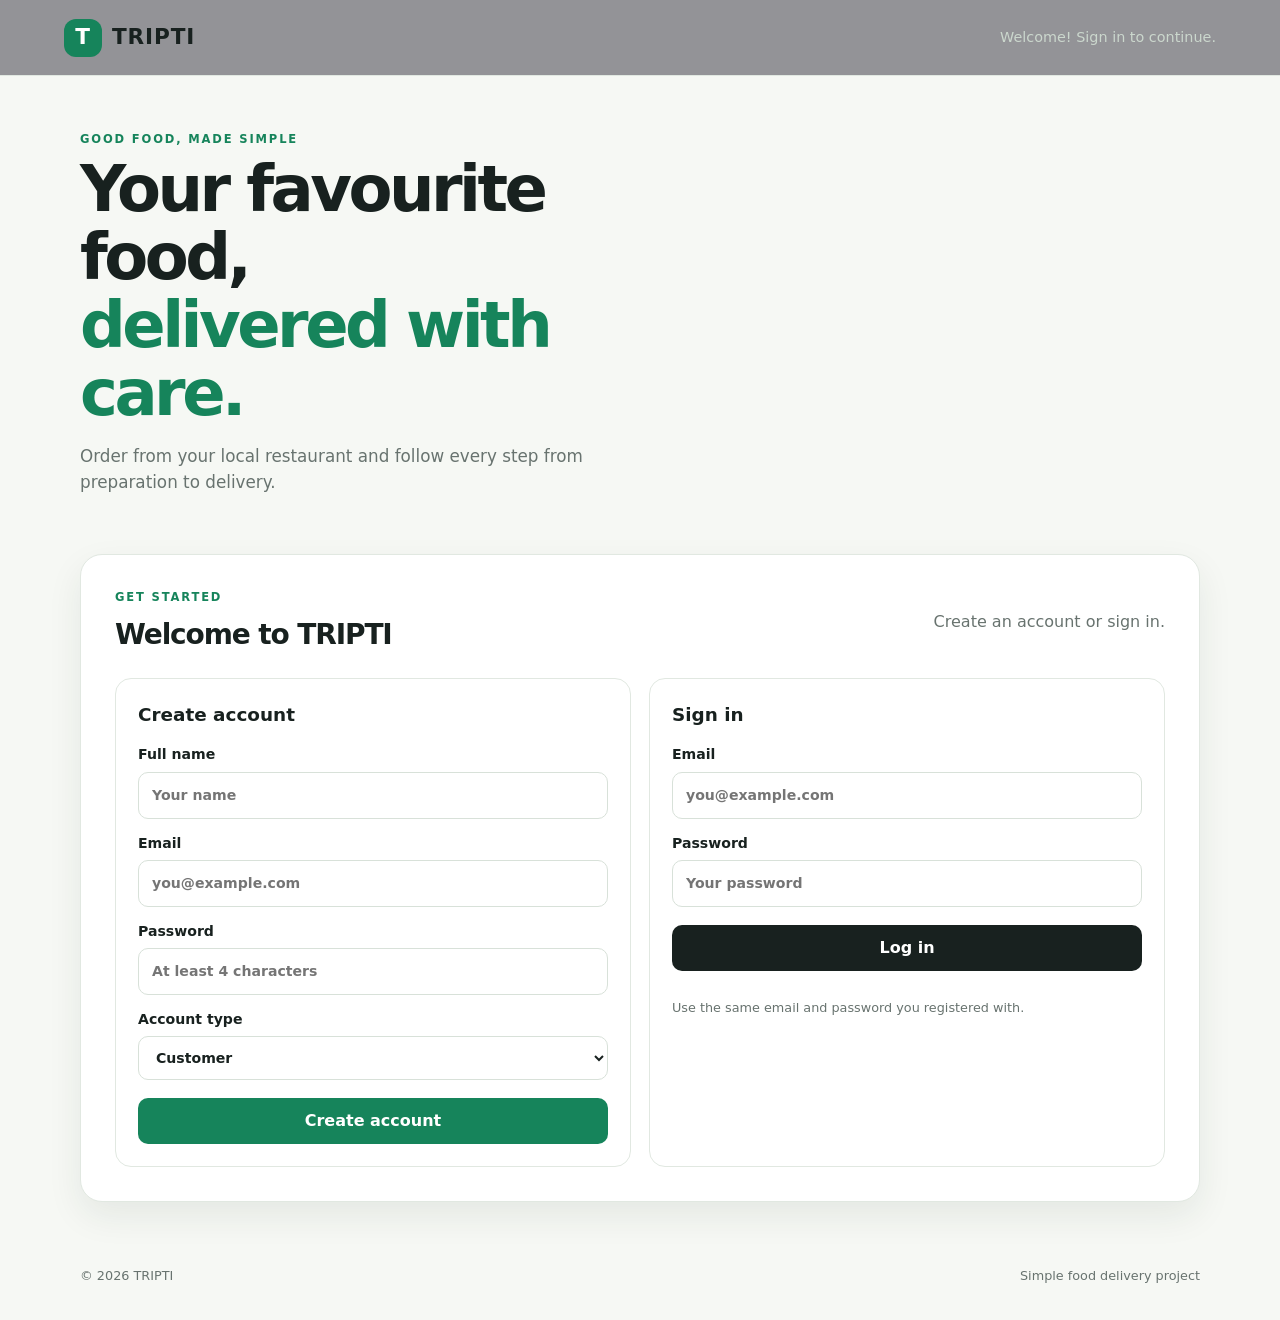
<file: index.html>
<!doctype html>
<html lang="en">
  <head>
    <meta charset="UTF-8" />
    <meta name="viewport" content="width=device-width, initial-scale=1.0" />
    <title>TRIPTI | Food Delivery</title>
    <link rel="stylesheet" href="styles.css" />
  </head>
  <body>
    <header class="topbar">
      <a class="brand" href="#" aria-label="TRIPTI home"
        ><span class="brand-mark">T</span><span>TRIPTI</span></a
      >
      <div class="topbar-right">
        <span id="session-label" class="session-label"
          >Welcome! Sign in to continue.</span
        >
        <button id="logout-btn" class="btn btn-outline hidden" type="button">
          Log out
        </button>
      </div>
    </header>

    <main class="container">
      <section class="hero">
        <div>
          <p class="eyebrow">GOOD FOOD, MADE SIMPLE</p>
          <h1>Your favourite food,<br /><span>delivered with care.</span></h1>
          <p class="hero-copy">
            Order from your local restaurant and follow every step from
            preparation to delivery.
          </p>
        </div>
      </section>

      <section id="auth-section" class="panel auth-panel">
        <div class="section-heading">
          <div>
            <p class="eyebrow">GET STARTED</p>
            <h2>Welcome to TRIPTI</h2>
          </div>
          <p class="muted">Create an account or sign in.</p>
        </div>
        <div class="auth-grid">
          <form id="register-form" class="form-card">
            <h3>Create account</h3>
            <label
              >Full name<input
                name="name"
                required
                minlength="2"
                placeholder="Your name"
            /></label>
            <label
              >Email<input
                name="email"
                required
                type="email"
                placeholder="you@example.com"
            /></label>
            <label
              >Password<input
                name="password"
                required
                type="password"
                minlength="4"
                placeholder="At least 4 characters"
            /></label>
            <label
              >Account type
              <select name="role" required>
                <option value="customer">Customer</option>
                <option value="rider">Rider</option>
                <option value="owner">Restaurant Owner</option>
              </select>
            </label>
            <label id="restaurant-name-wrap" class="hidden"
              >Restaurant name<input
                name="restaurantName"
                placeholder="Your restaurant name"
            /></label>
            <button class="btn btn-primary full" type="submit">
              Create account
            </button>
          </form>
          <form id="login-form" class="form-card">
            <h3>Sign in</h3>
            <label
              >Email<input
                name="email"
                required
                type="email"
                placeholder="you@example.com"
            /></label>
            <label
              >Password<input
                name="password"
                required
                type="password"
                placeholder="Your password"
            /></label>
            <button class="btn btn-dark full" type="submit">Log in</button>
            <p class="small muted">
              Use the same email and password you registered with.
            </p>
          </form>
        </div>
      </section>

      <section id="app-section" class="hidden">
        <div class="welcome-row">
          <div>
            <p class="eyebrow" id="role-eyebrow">YOUR PORTAL</p>
            <h2 id="portal-title">Dashboard</h2>
          </div>
          <span id="role-chip" class="role-chip">Customer</span>
        </div>
        <div id="notice" class="notice hidden" role="status"></div>
        <div id="portal-content"></div>
      </section>
      <footer>
        <span>© 2026 TRIPTI</span><span>Simple food delivery project</span>
      </footer>
    </main>
    <script src="app.js"></script>
  </body>
</html>
</file>
<file: styles.css>
:root {
  --ink: #18211f;
  --muted: #68736f;
  --green: #16845b;
  --green-dark: #106644;
  --cream: #f6f8f4;
  --line: #e1e8e1;
  --white: #fff;
  --orange: #ffbd69;
  --red: #b83d3d;
  --shadow: 0 14px 35px rgba(28, 52, 41, 0.08);
}
* {
  box-sizing: border-box;
}
body {
  margin: 0;
  background: var(--cream);
  color: var(--ink);
  font-family:
    Inter,
    ui-sans-serif,
    system-ui,
    -apple-system,
    BlinkMacSystemFont,
    "Segoe UI",
    sans-serif;
  line-height: 1.5;
}
button,
input,
select {
  font: inherit;
}
button {
  cursor: pointer;
}
.topbar {
  height: 76px;
  padding: 0 max(5vw, 20px);
  display: flex;
  align-items: center;
  justify-content: space-between;
  background: #939397;
  border-bottom: 1px solid var(--line);
}
.brand {
  display: flex;
  gap: 10px;
  align-items: center;
  font-size: 1.35rem;
  font-weight: 850;
  letter-spacing: 0.04em;
  color: var(--ink);
  text-decoration: none;
}
.brand-mark {
  display: grid;
  place-items: center;
  width: 38px;
  height: 38px;
  border-radius: 12px;
  background: var(--green);
  color: #fff;
  font-weight: 900;
}
.topbar-right {
  display: flex;
  align-items: center;
  gap: 16px;
}
.session-label {
  font-size: 0.9rem;
  color: var(--muted);
  color: #cbd7cd;
}
.container {
  width: min(1120px, 92%);
  margin: 0 auto;
}
.hero {
  display: flex;
  align-items: center;
  justify-content: space-between;
  gap: 28px;
  padding: 55px 0 42px;
}
.eyebrow {
  font-size: 0.72rem;
  letter-spacing: 0.16em;
  font-weight: 800;
  color: var(--green);
  margin: 0 0 8px;
}
.hero h1 {
  font-size: clamp(2.3rem, 5vw, 4rem);
  line-height: 1.06;
  letter-spacing: -0.055em;
  margin: 0;
  max-width: 650px;
}
.hero h1 span {
  color: var(--green);
}
.hero-copy {
  max-width: 540px;
  color: var(--muted);
  font-size: 1.05rem;
}
.hero-art {
  display: grid;
  grid-template-columns: repeat(2, 90px);
  gap: 12px;
  transform: rotate(4deg);
}
.hero-art span {
  height: 90px;
  width: 90px;
  display: grid;
  place-items: center;
  font-size: 2.7rem;
  background: #fff;
  border: 1px solid var(--line);
  border-radius: 25px;
  box-shadow: var(--shadow);
}
.panel {
  background: #fff;
  border: 1px solid var(--line);
  border-radius: 22px;
  padding: clamp(20px, 4vw, 34px);
  box-shadow: var(--shadow);
  margin-bottom: 40px;
}
.section-heading,
.welcome-row {
  display: flex;
  align-items: center;
  justify-content: space-between;
  gap: 20px;
  margin-bottom: 22px;
}
.section-heading h2,
.welcome-row h2 {
  margin: 0;
  font-size: 1.75rem;
  letter-spacing: -0.04em;
}
.muted {
  color: var(--muted);
}
.auth-grid {
  display: grid;
  grid-template-columns: 1fr 1fr;
  gap: 18px;
}
.form-card {
  border: 1px solid var(--line);
  border-radius: 16px;
  padding: 22px;
  display: flex;
  flex-direction: column;
  gap: 14px;
}
.form-card h3 {
  margin: 0 0 2px;
  font-size: 1.15rem;
}
label {
  display: flex;
  flex-direction: column;
  gap: 6px;
  font-size: 0.88rem;
  font-weight: 650;
}
input,
select {
  width: 100%;
  padding: 12px 13px;
  border: 1px solid #d8e1d9;
  border-radius: 10px;
  background: #fff;
  color: var(--ink);
  outline: none;
}
input:focus,
select:focus {
  border-color: var(--green);
  box-shadow: 0 0 0 3px #16845b1b;
}
.btn {
  border: 0;
  border-radius: 10px;
  padding: 11px 16px;
  font-weight: 750;
  transition: 0.15s ease;
}
.btn:hover {
  transform: translateY(-1px);
}
.btn-primary {
  background: var(--green);
  color: #fff;
}
.btn-primary:hover {
  background: var(--green-dark);
}
.btn-dark {
  background: var(--ink);
  color: #fff;
}
.btn-outline {
  background: #fff;
  border: 1px solid var(--line);
  color: var(--ink);
}
.btn-danger {
  background: #fff0f0;
  color: var(--red);
  border: 1px solid #f2d0d0;
}
.btn-small {
  padding: 7px 10px;
  font-size: 0.82rem;
}
.full {
  width: 100%;
  margin-top: 4px;
}
.small {
  font-size: 0.8rem;
}
.demo-note {
  margin-top: 18px;
  padding: 13px 15px;
  background: #fff8e9;
  border: 1px solid #f3e1b8;
  border-radius: 12px;
  color: #6e562c;
  font-size: 0.86rem;
}
.hidden {
  display: none !important;
}
.role-chip {
  background: #e5f4eb;
  color: var(--green-dark);
  padding: 7px 12px;
  border-radius: 999px;
  font-size: 0.8rem;
  font-weight: 800;
}
.notice {
  padding: 12px 15px;
  border-radius: 11px;
  background: #e8f5ed;
  color: #145e3e;
  margin-bottom: 18px;
}
.notice.error {
  background: #fff0f0;
  color: #9e2929;
}
.portal-grid {
  display: grid;
  grid-template-columns: 1.25fr 0.75fr;
  gap: 20px;
}
.card {
  background: #fff;
  border: 1px solid var(--line);
  border-radius: 18px;
  padding: 22px;
  margin-bottom: 20px;
}
.card h3 {
  margin: 0 0 15px;
  font-size: 1.15rem;
}
.food-grid {
  display: grid;
  grid-template-columns: repeat(2, minmax(0, 1fr));
  gap: 14px;
}
.food-card {
  border: 1px solid var(--line);
  border-radius: 14px;
  overflow: hidden;
  background: #fff;
}
.food-card img,
.food-placeholder {
  display: block;
  width: 100%;
  aspect-ratio: 1/1;
  object-fit: cover;
  background: #eef3ec;
}
.food-placeholder {
  display: grid;
  place-items: center;
  font-size: 3rem;
}
.food-info {
  padding: 13px;
}
.food-info h4 {
  margin: 0 0 3px;
}
.food-info p {
  margin: 0 0 10px;
  color: var(--muted);
  font-size: 0.85rem;
}
.food-bottom {
  display: flex;
  justify-content: space-between;
  align-items: center;
  gap: 8px;
}
.price {
  font-weight: 850;
  color: var(--green-dark);
}
.stack {
  display: flex;
  flex-direction: column;
  gap: 12px;
}
.order-item {
  border: 1px solid var(--line);
  border-radius: 13px;
  padding: 15px;
  display: flex;
  flex-direction: column;
  gap: 8px;
}
.order-top {
  display: flex;
  align-items: flex-start;
  justify-content: space-between;
  gap: 10px;
}
.order-top h4 {
  margin: 0;
}
.status {
  display: inline-block;
  background: #f0f3ef;
  color: #44504a;
  padding: 4px 8px;
  border-radius: 7px;
  font-size: 0.74rem;
  font-weight: 800;
}
.status.paid,
.status.delivered {
  background: #e4f5e9;
  color: #17683e;
}
.status.pending,
.status.assigned {
  background: #fff3d9;
  color: #835e0c;
}
.status.picked-up {
  background: #e8efff;
  color: #2e5091;
}
.row-actions {
  display: flex;
  flex-wrap: wrap;
  gap: 8px;
  margin-top: 4px;
}
.empty {
  padding: 22px;
  border: 1px dashed #cbd7cd;
  border-radius: 12px;
  color: var(--muted);
  text-align: center;
}
.inline-form {
  display: grid;
  grid-template-columns: 1fr 1fr;
  gap: 12px;
}
.inline-form .wide {
  grid-column: 1/-1;
}
.divider {
  border: 0;
  border-top: 1px solid var(--line);
  margin: 18px 0;
}
.cart-line {
  display: flex;
  justify-content: space-between;
  gap: 10px;
  font-size: 0.9rem;
}
.total-line {
  display: flex;
  justify-content: space-between;
  padding-top: 12px;
  margin-top: 12px;
  border-top: 1px solid var(--line);
  font-weight: 850;
}
.file-help {
  font-size: 0.78rem;
  color: var(--muted);
  font-weight: 400;
}
footer {
  display: flex;
  justify-content: space-between;
  padding: 24px 0 35px;
  color: var(--muted);
  font-size: 0.8rem;
}
@media (max-width: 760px) {
  .hero {
    padding-top: 38px;
  }
  .hero-art {
    grid-template-columns: repeat(2, 60px);
    gap: 8px;
  }
  .hero-art span {
    width: 60px;
    height: 60px;
    font-size: 1.8rem;
    border-radius: 18px;
  }
  .auth-grid,
  .portal-grid {
    grid-template-columns: 1fr;
  }
  .section-heading {
    align-items: flex-start;
    flex-direction: column;
    gap: 4px;
  }
  .food-grid {
    grid-template-columns: repeat(2, minmax(0, 1fr));
  }
  .topbar {
    padding: 0 4%;
  }
  .session-label {
    display: none;
  }
  .inline-form {
    grid-template-columns: 1fr;
  }
  footer {
    gap: 10px;
    flex-wrap: wrap;
  }
}
@media (max-width: 420px) {
  .food-grid {
    grid-template-columns: 1fr;
  }
  .hero-art {
    display: none;
  }
  .panel {
    padding: 17px;
  }
  .form-card {
    padding: 16px;
  }
}
</file>
